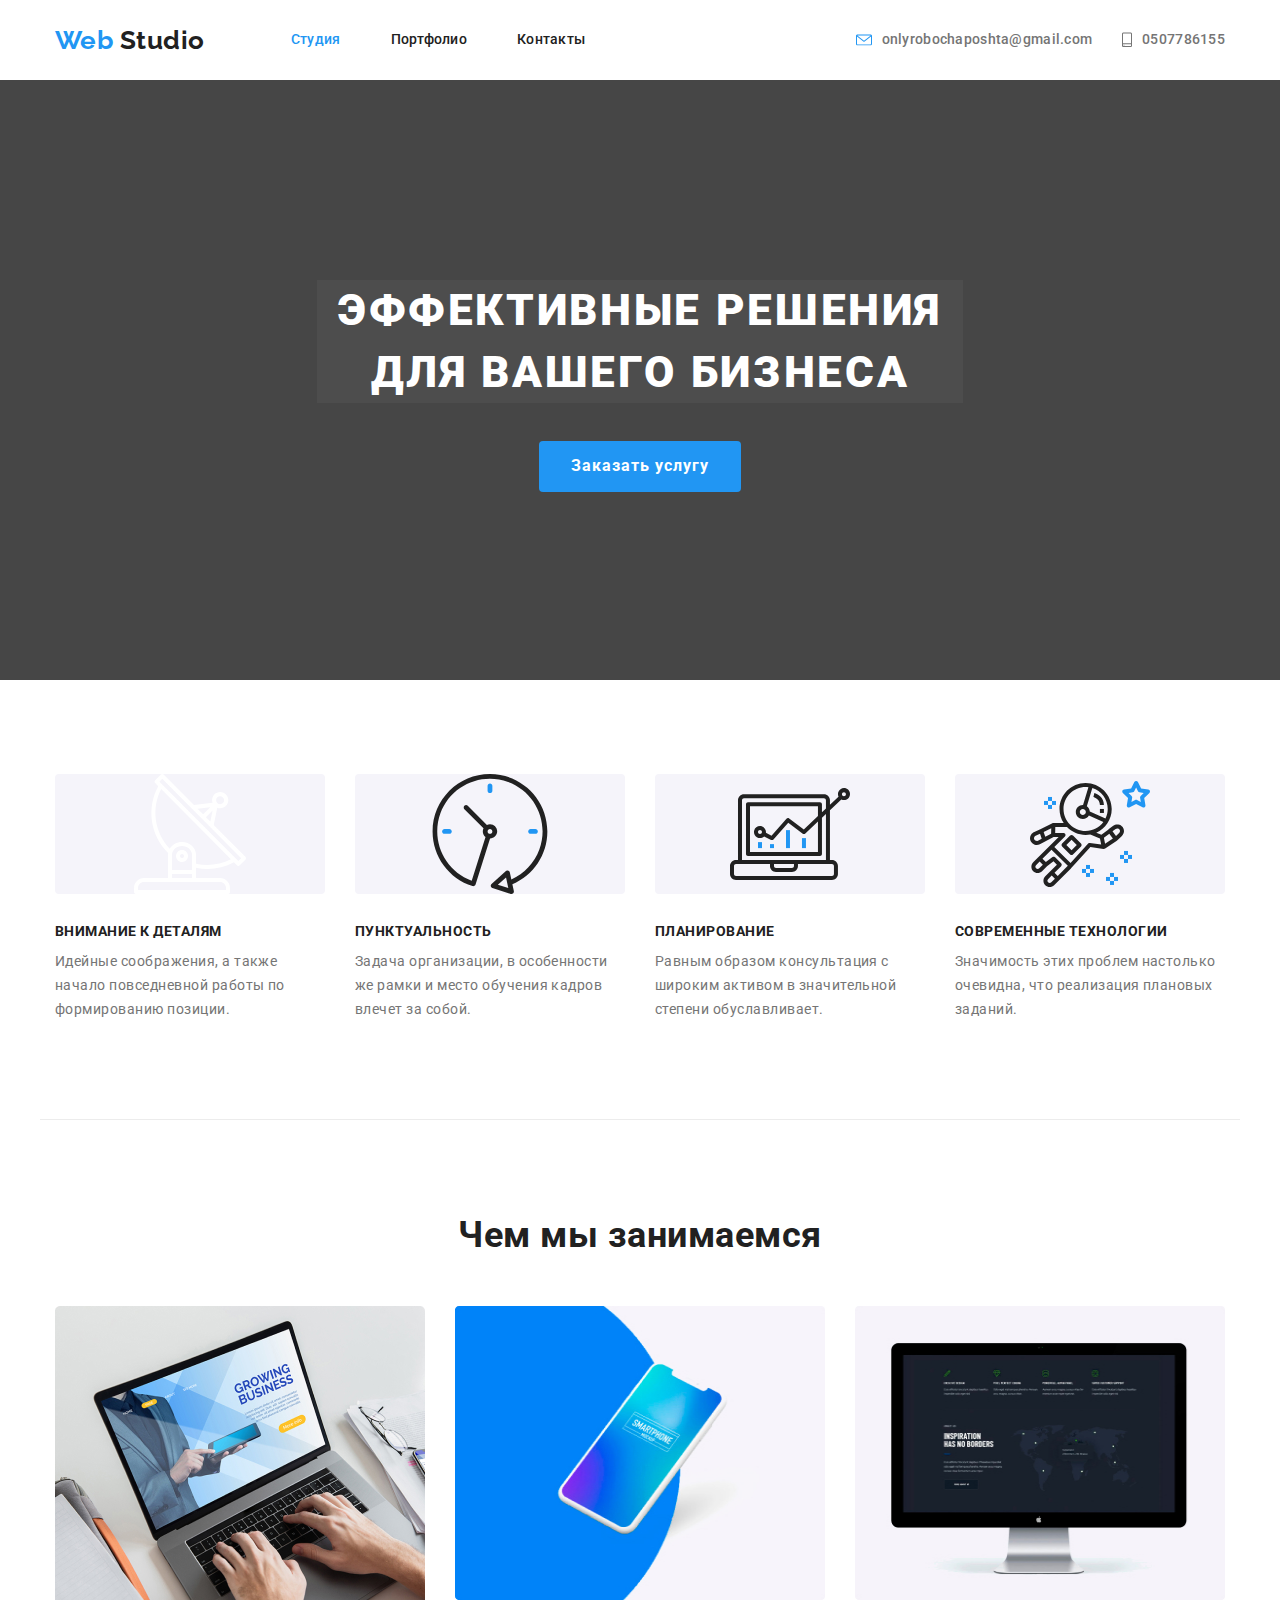
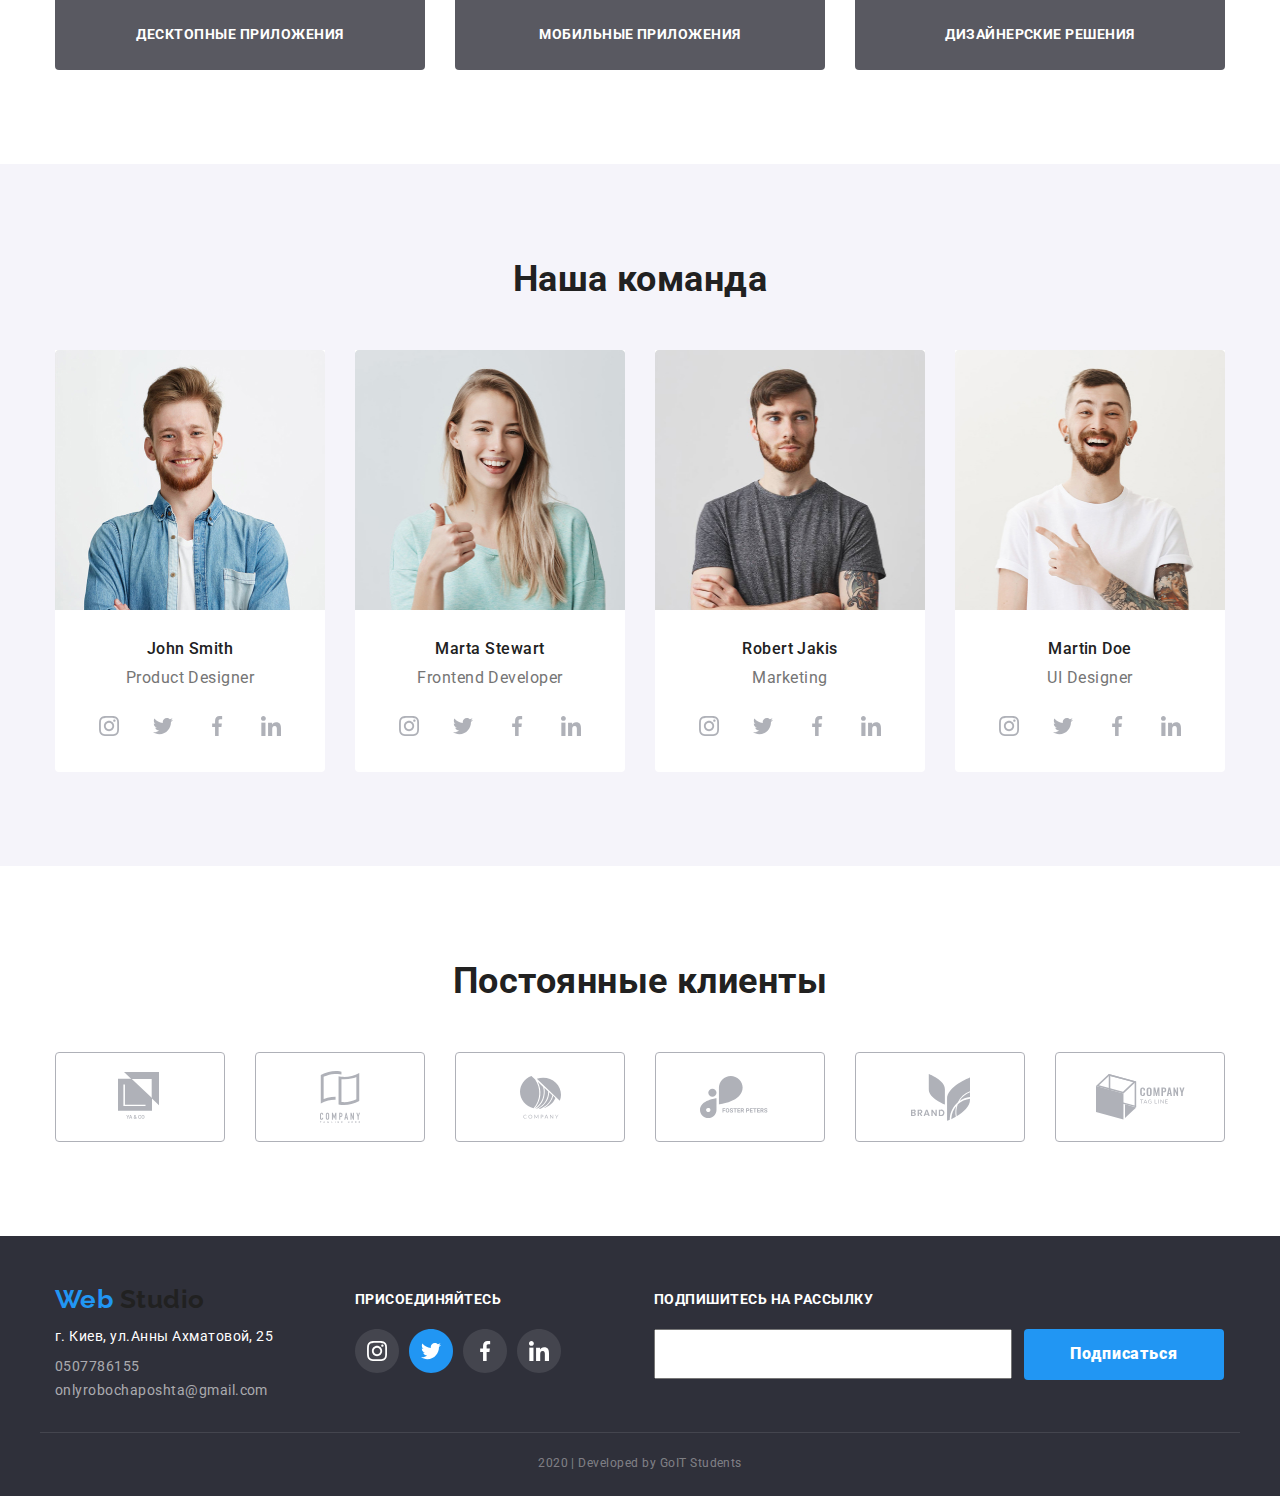
<file: index.html>
<!DOCTYPE html>
<html lang="ru">
  <head>
    <meta charset="UTF-8" />
    <meta name="viewport" content="width=device-width, initial-scale=1.0" />
    <title>Мой ДЗ</title>
    <link
      href="https://fonts.googleapis.com/css2?family=Raleway:wght@700&family=Roboto:wght@400;500;700;900&display=swap"
      rel="stylesheet"
    />
    <link
      rel="stylesheet"
      href="https://cdnjs.cloudflare.com/ajax/libs/modern-normalize/0.6.0/modern-normalize.min.css"
    />
    <link rel="stylesheet" href="./css/style.css" />
  </head>
  <body class="body">
    <header class="page-header">
      <div class="container flex-boxoll flex-boxnav">
        <nav class="flex-boxoll flex-boxnav">
          <a href="./index.html" class="general-a logo">
            <span class="color-logo">Web</span> Studio
          </a>
          <ul class="general-ul nav-list">
            <li class="nav-item">
              <a href="./index.html" class="general-nav general-a current"
                >Студия</a
              >
            </li>
            <li class="nav-item">
              <a href="./portfolio.html" class="general-nav general-a"
                >Портфолио</a
              >
            </li>
            <li class="nav-item">
              <a href="" class="general-nav general-a">Контакты</a>
            </li>
          </ul>
        </nav>
        <ul class="general-ul number-info">
          <li class="list-number">
            <img src="./images/mail.svg" alt="Почта" class="image-header" />
            <a
              href="mailto:onlyrobochaposhta@gmail.com"
              class="number-nav general-a"
            >
              onlyrobochaposhta@gmail.com
            </a>
          </li>
          <li class="list-number">
            <img src="./images/phone.svg" alt="телефон" class="image-header" />
            <a href="tel:0507786155" class="number-nav general-a"
              >0507786155
            </a>
          </li>
        </ul>
      </div>
    </header>
    <main>
      <section class="hero">
        <div class="hero-container">
          <h1 class="title-general">эффективные решения для вашего бизнеса</h1>
          <a href="" class="general-a btn">Заказать услугу</a>
        </div>
      </section>
      <section class="section-one">
        <div class="container">
          <h2 class="hidden-title">О нас</h2>
          <ul class="general-ul general-flex section-oneli">
            <!-- 1 -->
            <li class="about-us">
              <a href="" class="general-a link-block">
                <div class="bg-img">
                  <img
                    src="./images/Satellite.svg"
                    alt="спутниковая тарелка"
                    class="icon-img"
                  />
                </div>

                <h3 class="title-text">Внимание к деталям</h3>
                <p class="paragraph-text">
                  Идейные соображения, а также начало повседневной работы по
                  формированию позиции.
                </p>
              </a>
            </li>
            <!-- 2 -->
            <li class="about-us">
              <a href="" class="general-a link-block">
                <div class="bg-img">
                  <img src="./images/clock.svg" alt="часы" class="icon-img" />
                </div>
                <h3 class="title-text">Пунктуальность</h3>
                <p class="paragraph-text">
                  Задача организации, в особенности же рамки и место обучения
                  кадров влечет за собой.
                </p>
              </a>
            </li>
            <!-- 3 -->
            <li class="about-us">
              <a href="" class="general-a link-block">
                <div class="bg-img">
                  <img
                    src="./images/pc.svg"
                    alt="график вверх"
                    class="icon-img"
                  />
                </div>
                <h3 class="title-text">Планирование</h3>
                <p class="paragraph-text">
                  Равным образом консультация с широким активом в значительной
                  степени обуславливает.
                </p>
              </a>
            </li>
            <!-- 4 -->
            <li class="about-us">
              <a href="" class="general-a link-block">
                <div class="bg-img">
                  <img
                    src="./images/Astronaut.svg"
                    alt="астронавт"
                    class="icon-img"
                  />
                </div>
                <h3 class="title-text">Современные технологии</h3>
                <p class="paragraph-text">
                  Значимость этих проблем настолько очевидна, что реализация
                  плановых заданий.
                </p>
              </a>
            </li>
          </ul>
        </div>
      </section>
      <section class="section-two">
        <div class="container">
          <h2 class="title-h">Чем мы занимаемся</h2>
          <ul class="general-ul general-flex work-list">
            <li class="work-calc">
              <a href="" class="general-a"
                ><img
                  src="./images/img1.jpg"
                  alt="человек работает на ноутбуке"
                  width="370"
                  height="294"
                />

                <p class="text-work">Десктопные приложения</p>
              </a>
            </li>
            <li class="work-calc">
              <a href="" class="general-a"
                ><img
                  src="./images/img2.jpg"
                  alt="смартфон на котором приложение"
                  width="370"
                  height="294"
                />

                <p class="text-work">Мобильные приложения</p>
              </a>
            </li>
            <li class="work-calc">
              <a href="" class="general-a"
                ><img
                  src="./images/img3.jpg"
                  alt="персональный компьютер на котором сделан дизайн"
                  width="370"
                  height="294"
                />

                <p class="text-work">Дизайнерские решения</p>
              </a>
            </li>
          </ul>
        </div>
      </section>
      <section class="section-three">
        <div class="container">
          <h2 class="title-h">Наша команда</h2>
          <ul class="general-ul general-flex work-list">
            <!-- Джош Сміт -->
            <li class="work-card team-calc">
              <img
                src="./images/photo1.jpg"
                alt="фото Джош Сміт"
                width="270"
                height="260"
              />
              <h3 class="name-people">John Smith</h3>
              <p class="work-people">Product Designer</p>
              <ul class="general-ul social-network">
                <li class="item">
                  <a href=""
                    ><img src="./images/instagram.svg" alt="instagram"
                  /></a>
                </li>
                <li class="item">
                  <a href=""
                    ><img src="./images/twitter.svg" alt="twitter"
                  /></a>
                </li>
                <li class="item">
                  <a href=""
                    ><img src="./images/facebook.svg" alt="facebook"
                  /></a>
                </li>
                <li class="item">
                  <a href=""
                    ><img src="./images/linkedin.svg" alt="linkedin"
                  /></a>
                </li>
              </ul>
            </li>
            <!-- Марта Стеварт -->
            <li class="work-card team-calc">
              <img
                src="./images/photo2.jpg"
                alt="фото Марта Стеварт"
                width="270"
                height="260"
              />
              <h3 class="name-people">Marta Stewart</h3>
              <p class="work-people">Frontend Developer</p>
              <ul class="general-ul social-network">
                <li class="item">
                  <a href=""
                    ><img src="./images/instagram.svg" alt="instagram"
                  /></a>
                </li>
                <li class="item">
                  <a href=""
                    ><img src="./images/twitter.svg" alt="twitter"
                  /></a>
                </li>
                <li class="item">
                  <a href=""
                    ><img src="./images/facebook.svg" alt="facebook"
                  /></a>
                </li>
                <li class="item">
                  <a href=""
                    ><img src="./images/linkedin.svg" alt="linkedin"
                  /></a>
                </li>
              </ul>
            </li>
            <!-- Роберт Джахис -->
            <li class="work-card team-calc">
              <img
                src="./images/photo3.jpg"
                alt="фото Роберт Джахис"
                width="270"
                height="260"
              />
              <h3 class="name-people">Robert Jakis</h3>
              <p class="work-people">Marketing</p>
              <ul class="general-ul social-network">
                <li class="item">
                  <a href=""
                    ><img src="./images/instagram.svg" alt="instagram"
                  /></a>
                </li>
                <li class="item">
                  <a href=""
                    ><img src="./images/twitter.svg" alt="twitter"
                  /></a>
                </li>
                <li class="item">
                  <a href=""
                    ><img src="./images/facebook.svg" alt="facebook"
                  /></a>
                </li>
                <li class="item">
                  <a href=""
                    ><img src="./images/linkedin.svg" alt="linkedin"
                  /></a>
                </li>
              </ul>
            </li>
            <!-- Мартин Дуе -->
            <li class="work-card team-calc">
              <img
                src="./images/photo4.jpg"
                alt="фото Мартин Дуе"
                width="270"
                height="260"
              />
              <h3 class="name-people">Martin Doe</h3>
              <p class="work-people">UI Designer</p>
              <ul class="general-ul social-network">
                <li class="item">
                  <a href=""
                    ><img src="./images/instagram.svg" alt="instagram"
                  /></a>
                </li>
                <li class="item">
                  <a href=""
                    ><img src="./images/twitter.svg" alt="twitter"
                  /></a>
                </li>
                <li class="item">
                  <a href=""
                    ><img src="./images/facebook.svg" alt="facebook"
                  /></a>
                </li>
                <li class="item">
                  <a href=""
                    ><img src="./images/linkedin.svg" alt="linkedin"
                  /></a>
                </li>
              </ul>
            </li>
          </ul>
        </div>
      </section>
      <section class="section-four">
        <div class="container">
          <h2 class="title-h">Постоянные клиенты</h2>
          <ul class="general-ul company">
            <li class="item-company">
              <a href="" class="general-a"
                ><img src="./images/logo-1.svg" alt="компания YA&CO"
              /></a>
            </li>
            <li class="item-company">
              <a href="" class="general-a"
                ><img src="./images/logo-2.svg" alt="компания tagline here"
              /></a>
            </li>
            <li class="item-company">
              <a href="" class="general-a"
                ><img src="./images/logo-3.svg" alt="компания"
              /></a>
            </li>
            <li class="item-company">
              <a href="" class="general-a"
                ><img src="./images/logo-4.svg" alt="компания foster peters"
              /></a>
            </li>
            <li class="item-company">
              <a href="" class="general-a"
                ><img src="./images/logo-5.svg" alt="компания brand"
              /></a>
            </li>
            <li class="item-company">
              <a href="" class="general-a"
                ><img src="./images/logo-6.svg" alt="компания tagline"
              /></a>
            </li>
          </ul>
        </div>
      </section>
    </main>
    <footer class="bg-footer">
      <div class="container">
        <div class="flex-footer">
          <div class="adrfooter-div">
            <a href="./index.html" class="general-a logo">
              <span class="color-logo">Web</span> Studio</a
            >
            <address class="general-address">
              <p class="street">г. Киев, ул.Анны Ахматовой, 25</p>
              <ul class="general-ul address-ul">
                <li>
                  <a href="tel:0507786155" class="general-a number-footer"
                    >0507786155</a
                  >
                </li>
                <li>
                  <a
                    href="mailto:onlyrobochaposhta@gmail.com"
                    class="general-a number-footer"
                  >
                    onlyrobochaposhta@gmail.com
                  </a>
                </li>
              </ul>
            </address>
          </div>
          <div class="footer-m">
            <h2 class="footer-heading">присоединяйтесь</h2>
            <ul class="general-ul general-flex">
              <li class="item">
                <a href="" class="general-a"
                  ><img src="./images/instagram-2.svg" alt="instagram"
                /></a>
              </li>
              <li class="item">
                <a href="" class="general-a"
                  ><img src="./images/twitter-2.svg" alt="twitter"
                /></a>
              </li>
              <li class="item">
                <a href="" class="general-a"
                  ><img src="./images/facebook-2.svg" alt="facebook"
                /></a>
              </li>
              <li class="item">
                <a href="" class="general-a"
                  ><img src="./images/linkedin-2.svg" alt="linkedin"
                /></a>
              </li>
            </ul>
          </div>
          <div class="ssfooter-div">
            <h2 class="footer-heading">Подпишитесь на рассылку</h2>
            <div class="flex-sub">
              <input type="text" name="Email" class="input" />
              <a href="" class="general-a footerbtn-text">Подписаться</a>
            </div>
          </div>
        </div>
      </div>
      <p class="copyright">2020 | Developed by GoIT Students</p>
    </footer>
  </body>
</html>
</file>
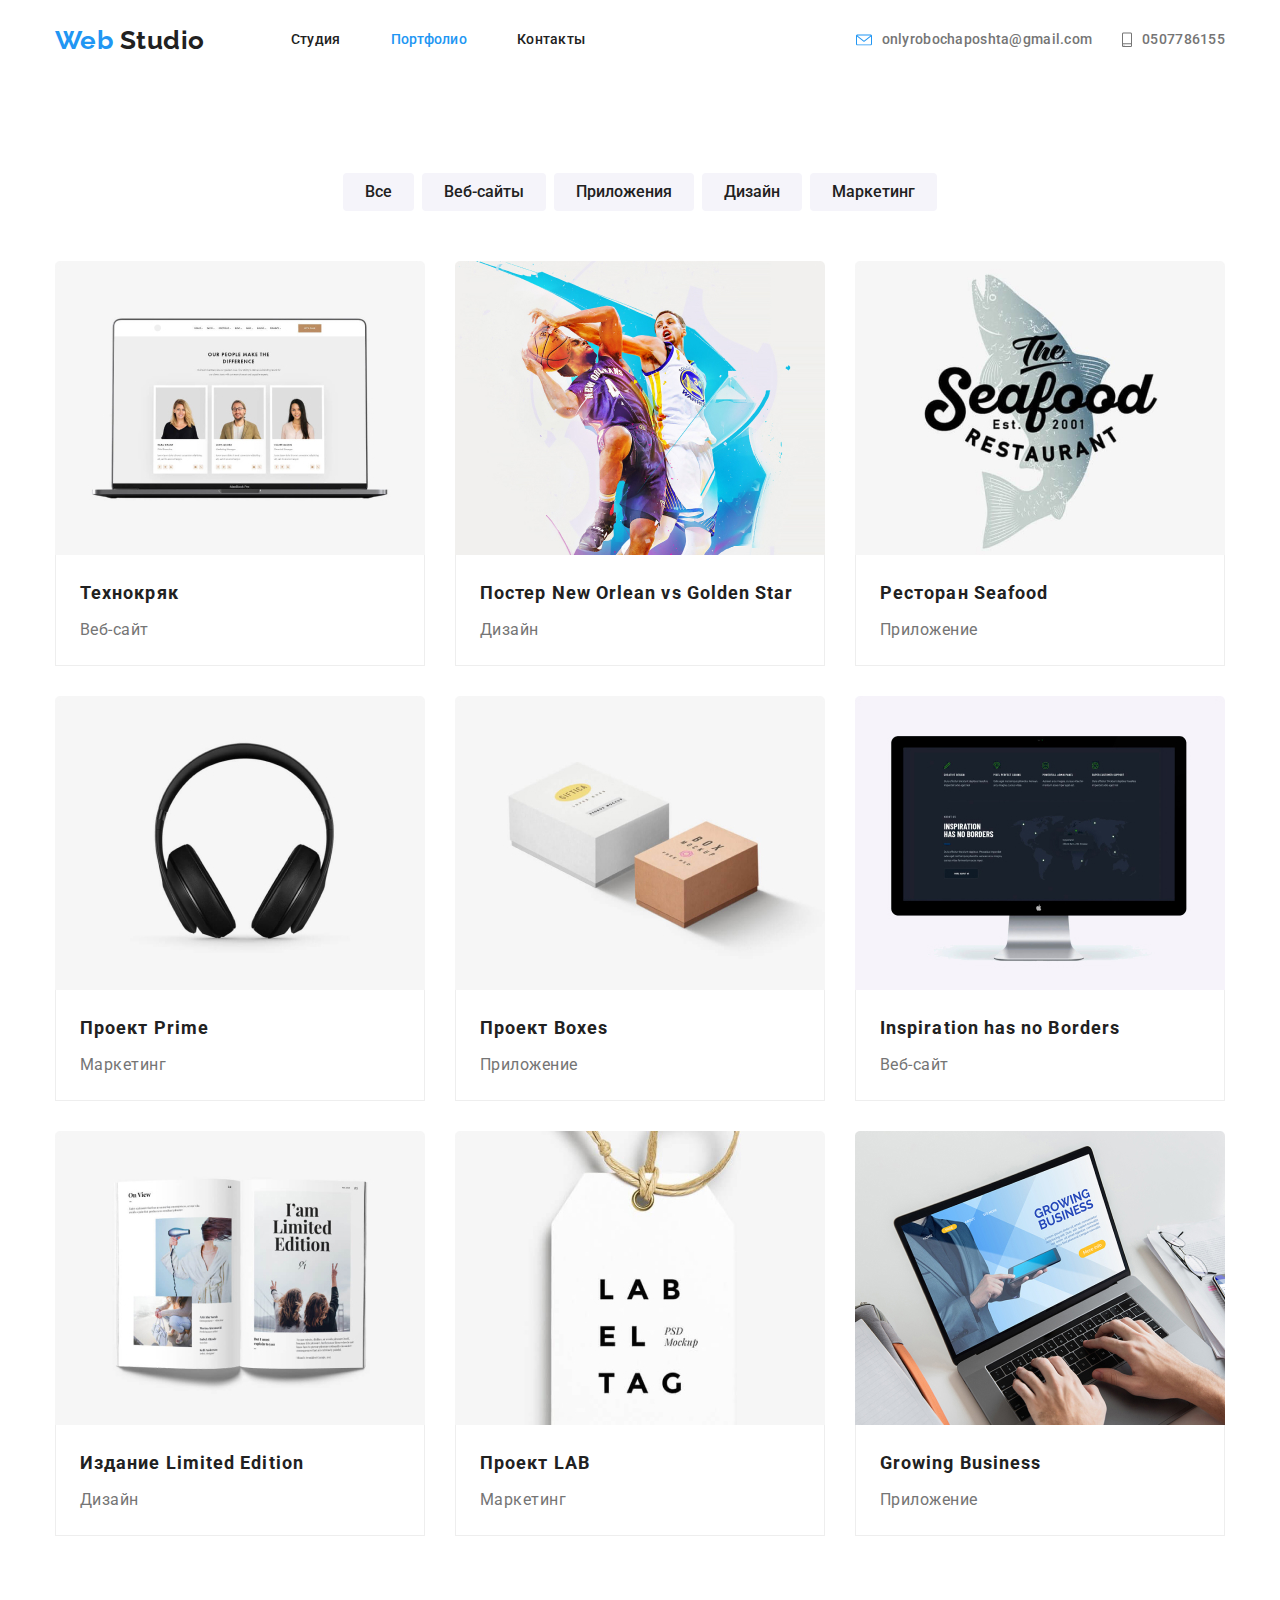
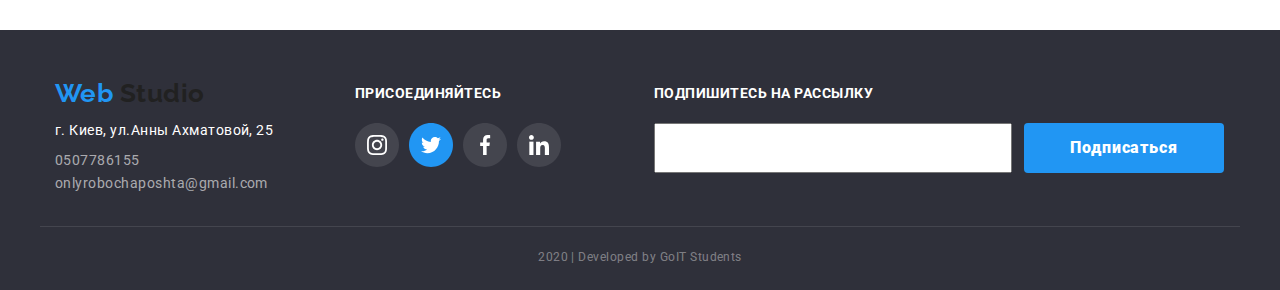
<file: portfolio.html>
<!DOCTYPE html>
<html lang="ru">
  <head>
    <meta charset="UTF-8" />
    <meta name="viewport" content="width=device-width, initial-scale=1.0" />
    <title>Мой ДЗ</title>
    <link
      href="https://fonts.googleapis.com/css2?family=Raleway:wght@700&family=Roboto:wght@400;500;700;900&display=swap"
      rel="stylesheet"
    />
    <link
      rel="stylesheet"
      href="https://cdnjs.cloudflare.com/ajax/libs/modern-normalize/0.6.0/modern-normalize.min.css"
    />
    <link rel="stylesheet" href="./css/style.css" />
  </head>

  <body class="body">
    <header class="page-header">
      <div class="container flex-boxoll flex-boxnav">
        <nav class="flex-boxoll flex-boxnav">
          <a href="./index.html" class="general-a logo">
            <span class="color-logo">Web</span> Studio
          </a>
          <ul class="general-ul nav-list">
            <li class="nav-item">
              <a href="./index.html" class="general-nav general-a">Студия</a>
            </li>
            <li class="nav-item">
              <a href="./portfolio.html" class="general-nav general-a current"
                >Портфолио</a
              >
            </li>
            <li class="nav-item">
              <a href="" class="general-nav general-a">Контакты</a>
            </li>
          </ul>
        </nav>
        <ul class="general-ul number-info">
          <li class="list-number">
            <img src="./images/mail.svg" alt="Почта" class="image-header" />
            <a
              href="mailto:onlyrobochaposhta@gmail.com"
              class="number-nav general-a"
            >
              onlyrobochaposhta@gmail.com
            </a>
          </li>
          <li class="list-number">
            <img src="./images/phone.svg" alt="телефон" class="image-header" />
            <a href="tel:0507786155" class="number-nav general-a"
              >0507786155
            </a>
          </li>
        </ul>
      </div>
    </header>
    <main>
      <section>
        <div class="container-portfolio">
          <h1 class="hidden-title">Нашы проекты</h1>
          <ul class="general-ul flex-boxoll button-list">
            <li class="button-m">
              <button type="button" class="button-box">
                <span class="button-text"> Все </span>
              </button>
            </li>
            <li class="button-m">
              <button type="button" class="button-box">Веб-сайты</button>
            </li>
            <li class="button-m">
              <button type="button" class="button-box">Приложения</button>
            </li>
            <li class="button-m">
              <button type="button" class="button-box">Дизайн</button>
            </li>
            <li class="button-m">
              <button type="button" class="button-box">Маркетинг</button>
            </li>
          </ul>
          <ul class="general-ul p-list">
            <li class="flex-li">
              <img
                src="./images/img-porfolio.jpg"
                alt=""
                width="370"
                height="294"
                class="custom-img"
              />
              <div class="portfolio-card">
                <h2 class="portfolio-h">Технокряк</h2>
                <p class="portfolio-pone">Веб-сайт</p>
              </div>
              <p class="portfolio-text card-bg">
                <!-- Технокряк это современная площадка распространения коронавируса.
                Компании используют эту платформу для цифрового шпионажа и атак
                на защищённые сервера конкурентов. -->
              </p>
            </li>
            <li class="flex-li">
              <img
                src="./images/img-porfolio2.jpg"
                alt=""
                width="370"
                height="294"
                class="custom-img"
              />
              <div class="portfolio-card">
                <h2 class="portfolio-h">Постер New Orlean vs Golden Star</h2>
                <p class="portfolio-pone">Дизайн</p>
              </div>
              <p class="portfolio-text card-bg">
                <!-- Технокряк это современная площадка распространения коронавируса.
                Компании используют эту платформу для цифрового шпионажа и атак
                на защищённые сервера конкурентов. -->
              </p>
            </li>
            <li class="flex-li">
              <img
                src="./images/img-porfolio3.jpg"
                alt=""
                width="370"
                height="294"
                class="custom-img"
              />
              <div class="portfolio-card">
                <h2 class="portfolio-h">Ресторан Seafood</h2>
                <p class="portfolio-pone">Приложение</p>
              </div>
              <p class="portfolio-text card-bg">
                <!-- Технокряк это современная площадка распространения коронавируса.
                Компании используют эту платформу для цифрового шпионажа и атак
                на защищённые сервера конкурентов. -->
              </p>
            </li>
            <li class="flex-li">
              <img
                src="./images/img-porfolio4.jpg"
                alt=""
                width="370"
                height="294"
                class="custom-img"
              />
              <div class="portfolio-card">
                <h2 class="portfolio-h">Проект Prime</h2>
                <p class="portfolio-pone">Маркетинг</p>
              </div>
              <p class="portfolio-text card-bg">
                <!-- Технокряк это современная площадка распространения коронавируса.
                                Компании используют эту платформу для цифрового шпионажа и атак
                                на защищённые сервера конкурентов. -->
              </p>
            </li>
            <li class="flex-li">
              <img
                src="./images/img-porfolio5.jpg"
                alt=""
                width="370"
                height="294"
                class="custom-img"
              />
              <div class="portfolio-card">
                <h2 class="portfolio-h">Проект Boxes</h2>
                <p class="portfolio-pone">Приложение</p>
              </div>
              <p class="portfolio-text card-bg">
                <!-- Технокряк это современная площадка распространения коронавируса.
                                Компании используют эту платформу для цифрового шпионажа и атак
                                на защищённые сервера конкурентов. -->
              </p>
            </li>
            <li class="flex-li">
              <img
                src="./images/img-porfolio6.jpg"
                alt=""
                width="370"
                height="294"
                class="custom-img"
              />
              <div class="portfolio-card">
                <h2 class="portfolio-h">Inspiration has no Borders</h2>
                <p class="portfolio-pone">Веб-сайт</p>
              </div>
              <p class="portfolio-text card-bg">
                <!-- Технокряк это современная площадка распространения коронавируса.
                                Компании используют эту платформу для цифрового шпионажа и атак
                                на защищённые сервера конкурентов. -->
              </p>
            </li>
            <li class="flex-li">
              <img
                src="./images/img-porfolio7.jpg"
                alt=""
                width="370"
                height="294"
                class="custom-img"
              />
              <div class="portfolio-card">
                <h2 class="portfolio-h">Издание Limited Edition</h2>
                <p class="portfolio-pone">Дизайн</p>
              </div>
              <p class="portfolio-text card-bg">
                <!-- Технокряк это современная площадка распространения коронавируса.
                                Компании используют эту платформу для цифрового шпионажа и атак
                                на защищённые сервера конкурентов. -->
              </p>
            </li>
            <li class="flex-li">
              <img
                src="./images/img-porfolio8.jpg"
                alt=""
                width="370"
                height="294"
                class="custom-img"
              />
              <div class="portfolio-card">
                <h2 class="portfolio-h">Проект LAB</h2>
                <p class="portfolio-pone">Маркетинг</p>
              </div>
              <p class="portfolio-text card-bg">
                <!-- Технокряк это современная площадка распространения коронавируса.
                Компании используют эту платформу для цифрового шпионажа и атак
                на защищённые сервера конкурентов. -->
              </p>
            </li>
            <li class="flex-li">
              <img src="./images/img1.jpg" alt="" class="custom-img" />
              <div class="portfolio-card">
                <h2 class="portfolio-h">Growing Business</h2>
                <p class="portfolio-pone">Приложение</p>
              </div>
              <p class="portfolio-text card-bg">
                <!-- Технокряк это современная площадка распространения коронавируса.
                Компании используют эту платформу для цифрового шпионажа и атак
                на защищённые сервера конкурентов. -->
              </p>
            </li>
          </ul>
        </div>
      </section>
    </main>
    <footer class="bg-footer">
      <div class="container">
        <div class="flex-footer">
          <div class="adrfooter-div">
            <a href="./index.html" class="general-a logo">
              <span class="color-logo">Web</span> Studio</a
            >
            <address class="general-address">
              <p class="street">г. Киев, ул.Анны Ахматовой, 25</p>
              <ul class="general-ul address-ul">
                <li>
                  <a href="tel:0507786155" class="general-a number-footer"
                    >0507786155</a
                  >
                </li>
                <li>
                  <a
                    href="mailto:onlyrobochaposhta@gmail.com"
                    class="general-a number-footer"
                  >
                    onlyrobochaposhta@gmail.com
                  </a>
                </li>
              </ul>
            </address>
          </div>
          <div class="footer-m">
            <h2 class="footer-heading">присоединяйтесь</h2>
            <ul class="general-ul general-flex">
              <li class="item">
                <a href="" class="general-a"
                  ><img src="./images/instagram-2.svg" alt="instagram"
                /></a>
              </li>
              <li class="item">
                <a href="" class="general-a"
                  ><img src="./images/twitter-2.svg" alt="twitter"
                /></a>
              </li>
              <li class="item">
                <a href="" class="general-a"
                  ><img src="./images/facebook-2.svg" alt="facebook"
                /></a>
              </li>
              <li class="item">
                <a href="" class="general-a"
                  ><img src="./images/linkedin-2.svg" alt="linkedin"
                /></a>
              </li>
            </ul>
          </div>
          <div class="ssfooter-div">
            <h2 class="footer-heading">Подпишитесь на рассылку</h2>
            <div class="flex-sub">
              <input type="text" name="Email" class="input" />
              <a href="" class="general-a footerbtn-text">Подписаться</a>
            </div>
          </div>
        </div>
      </div>
      <p class="copyright">2020 | Developed by GoIT Students</p>
    </footer>
  </body>
</html>
</file>
<file: css/style.css>
/* osnovnoy podsvrtka /bg-a-o-nas2 #2196F3 */
/*  osnovnoy bez podsvrtka  #757575 */
/* osn #212121 */
/* #FFFFFF */
/* bg-a-o-nas1 #F5F4FA */
/* фоон #FFFFFF */
/* другий фон #F5F4FA */
/* задний фон футра  #2F303A */
:root {
  --bg-white-text: rgba(148, 148, 148, 0.103);
  --primary-text-color: #212121;
  --acent-text-color: #2196f3;
  --primery-text-white: #ffffff;
  --connection: #757575;
  --bg-none-light: #f5f4fa;
  --footer-number: rgba(255, 255, 255, 0.6);
  --footer-year: rgba(255, 255, 255, 0.4);
  --bg-footer: #2f303a;
  --incogniti-gb-card-portfolio: rgba(33, 150, 243, 0.9);
}
/* .chec {
  outline: 1px solid tomato;
  background-color: yellowgreen;
}
.chec2 {
  outline: 1px solid black;
  background-color: yellowgreen;
} */
.hidden-title {
  margin: 0;
  display: none;
}
/* general */
body {
  background-color: #fff;
  color: var(--primary-text-color);
  letter-spacing: 0.03em;
  font-family: Roboto, sans-serif;
}

img {
  display: block;
}

.general-a {
  text-decoration: none;
  color: var(--primary-text-color);
}
.general-ul {
  margin: 0;
  padding: 0;
  list-style: none;
}

.btn {
  color: var(--primery-text-white);
  background-color: var(--acent-text-color);

  font-weight: 700;
  font-size: 16px;
  line-height: 1.9;
  letter-spacing: 0.06em;

  display: inline-block;
  border-radius: 4px;
  padding: 10px 32px;
  text-align: center;
  min-width: 200px;
}
.footerbtn-text {
  color: var(--primery-text-white);
  background-color: var(--acent-text-color);

  font-weight: 900;
  font-size: 16px;
  line-height: 1.9;
  letter-spacing: 0.06em;

  display: inline-block;
  border-radius: 4px;
  padding: 10px 45px;
  text-align: center;
  min-width: 200px;
}
.container {
  margin: 0 auto;
  width: 1200px;
  padding-left: 15px;
  padding-right: 15px;
}

.link-block {
  display: block;
}

/* header */
/* nav */

.image-header {
  margin-right: 10px;
}

.general-nav {
  color: var(--primary-text-color);

  display: block;

  padding-top: 32px;
  padding-bottom: 32px;

  font-weight: 500;
  font-size: 14px;
  line-height: 1.14;
  letter-spacing: 0.02em;
}
.number-nav {
  color: var(--connection);

  font-weight: 500;
  font-size: 14px;
  line-height: 1.14;
  letter-spacing: 0.02em;
}
.general-nav:hover,
.general-nav:focus,
.number-nav:hover,
.number-nav:focus {
  color: var(--acent-text-color);
}

.list-number {
  display: flex;
}
.number-info .list-number:not(:last-child) {
  margin-right: 30px;
}

.number-info {
  margin-left: auto;
}

.current {
  color: var(--acent-text-color);
}

/* flex */

.general-ul.nav-list {
  display: flex;
}

.nav-list .nav-item:not(:last-child) {
  margin-right: 50px;
}
.nav-list {
  margin-left: 86px;
}

.number-info {
  display: flex;
}
.flex-boxoll {
  display: flex;
}
.flex-boxnav {
  align-items: center;
}
/* header container */

/* main */
/* general */

.hero {
  background-color: rgb(70, 70, 70);
  text-align: center;

  /* justify-content: center; */

  margin-left: auto;
  margin-right: auto;
}

.hero-container {
  margin: 0 auto;

  width: 1200px;
  height: 600px;

  padding-top: 200px;
  padding-bottom: 200px;
}
.title-general {
  color: var(--primery-text-white);
  /* фон поставив щоб було видно текст */
  background-color: var(--bg-white-text);
  margin-top: 0;
  margin-bottom: 38px;
  margin-left: auto;
  margin-right: auto;

  width: 646px;

  font-weight: 900;
  font-size: 44px;
  line-height: 1.4;
  text-transform: uppercase;

  letter-spacing: 0.06em;
}

.title-h {
  margin-top: 0px;
  margin-bottom: 50px;

  font-weight: 700;
  font-size: 36px;
  line-height: 1.17;
  text-align: center;
}
.title-text {
  height: 16px;
  margin-top: 30px;
  margin-bottom: 0px;

  font-weight: 700;
  font-size: 14px;
  line-height: 1.14;
  text-transform: uppercase;
}
.paragraph-text {
  color: var(--connection);

  height: 75px;

  margin-top: 10px;
  margin-bottom: 0px;

  font-weight: 400;
  font-size: 14px;
  line-height: 1.714;
}

/* O nas */

.section-one .container {
  padding-top: 94px;
  padding-bottom: 94px;
  border-bottom: 1px solid #ececec;
}

.bg-img {
  background-color: var(--bg-none-light);

  display: flex;
  justify-content: center;

  width: 270px;
  height: 120px;
  border-radius: 4px;
}

.bg-img:hover {
  background-color: var(--acent-text-color);
}

.about-us {
  width: calc((100% - 90px) / 4);
  margin-right: 30px;
}
.about-us:nth-child(4n) {
  margin-right: 0px;
}

/* flex */
.general-flex {
  display: flex;
}

/* What are we doing */
.section-two .container {
  padding-top: 94px;
  padding-bottom: 94px;
}
.text-work {
  color: var(--primery-text-white);
  background: rgba(47, 48, 58, 0.8);
  border-radius: 0px 0px 4px 4px;

  width: 370px;
  height: 70px;

  margin-top: 0px;
  margin-bottom: 0px;
  padding-top: 27px;

  font-weight: 700;
  font-size: 14px;
  line-height: 1.14;
  text-align: center;
  text-transform: uppercase;
}
/* .work-box {
} */
.work-card {
  background: var(--primery-text-white);
  height: 422px;

  padding-bottom: 24px;

  border-radius: 4px;

  /* width: 278px;
  height: 422px; */
}
.work-calc {
  width: calc((100% - 60px) / 3);
  margin-right: 30px;
}
.work-calc:nth-child(3n) {
  margin-right: 0px;
}

.section-three {
  background-color: var(--bg-none-light);
}
.section-three .container {
  padding-bottom: 94px;
  padding-top: 94px;
}

/* our team */
.name-people {
  margin-top: 30px;
  margin-bottom: 0px;

  font-weight: 500;
  font-size: 16px;
  line-height: 1.18;
  text-align: center;
}
.team-calc {
  width: calc((100% - 90px) / 4);
  margin-right: 30px;
}
.team-calc:nth-child(4n) {
  margin-right: 0px;
}
.work-people {
  color: var(--connection);

  margin-top: 10px;
  margin-bottom: 0px;

  font-weight: 400;
  font-size: 16px;
  line-height: 1.18;
  text-align: center;
}

.social-network {
  margin-top: 16px;

  display: flex;
  justify-content: center;
}
.section {
  background-color: var(--bg-none-light);
}

/* Company  */
.section-four .container {
  padding-top: 94px;
  padding-bottom: 94px;
}

.company {
  display: flex;
  justify-content: center;
}
.item-company {
  width: calc((100% - 150px) / 6);
  margin-right: 30px;
}
.item-company:nth-child(6n) {
  margin-right: 0px;
}
.social-network .item:not(:last-child) {
  margin-right: 10px;
}
/* logo */
.logo {
  color: var(--primary-text-color);
  font-family: Raleway;
  font-weight: 700;
  font-size: 26px;
  line-height: 1.19;
}
.color-logo {
  color: var(--acent-text-color);
}

/* footer */
/* Зробив background підвала для того щоб бачити текст */
.bg-footer {
  background-color: var(--bg-footer);
}

.general-address {
  font-style: normal;

  width: 231px;

  margin-right: 69px;
}

.footer-m .footer-heading {
  width: 145px;
  height: 16px;
}

.footer-heading {
  color: var(--primery-text-white);
  margin-top: 0px;
  margin-bottom: 21px;

  margin-right: 0px;

  font-weight: 700;
  font-size: 14px;
  line-height: 1.14;
  text-transform: uppercase;
}
.number-footer {
  color: var(--footer-number);

  font-weight: normal;
  font-size: 14px;
  line-height: 1.71;
}

.street {
  color: var(--primery-text-white);

  width: 231px;
  height: 21px;

  margin-top: 10px;
  margin-bottom: 0px;

  font-weight: 400;
  font-size: 14px;
  line-height: 1.71;
}

.copyright {
  color: var(--footer-year);
  margin-top: 0px;
  margin-bottom: 0px;
  padding-top: 18px;
  padding-bottom: 21px;

  font-weight: 400;
  font-size: 12px;
  line-height: 2;
  text-align: center;
}

.input {
  margin-right: 12px;
  width: 358px;
  height: 50px;
}

.adrfooter-div {
  margin-top: 48px;
}

.ssfooter-div {
  margin-top: 56px;
}
.address-ul {
  width: 231px;
  height: 21px;

  margin-top: 9px;
  margin-bottom: 28px;
}

.footer-m {
  width: 206px;
  height: 81px;

  margin-top: 56px;
  margin-right: 93px;
}
.bg-footer .container {
  padding-bottom: 28px;
  border-bottom: 1px solid rgba(255, 255, 255, 0.1);
}
/* .hr {
  margin-left: auto;
  margin-right: auto;
  width: 1200px;
  border: 1px solid rgba(255, 255, 255, 0.1);
} */

.flex-footer {
  display: flex;
}

.general-flex .item:not(:last-child) {
  margin-right: 10px;
}

.flex-sub {
  display: flex;
}
/* portfolio */

/* main */
/* кнопки */

.container-portfolio {
  margin-top: 93px;
  margin-bottom: 94px;
  margin-left: auto;
  margin-right: auto;
  width: 1200px;
  padding-left: 15px;
  padding-right: 15px;
}
.button-list {
  margin-bottom: 50px;
  justify-content: center;
}

.button-box {
  color: var(--primary-text-color);
  background-color: var(--bg-none-light);

  padding: 6px 22px;
  /* min-width: 73px; */
  /* min-height: 38px; */
  border: none;
  border-radius: 4px;

  font-family: Roboto;
  font-weight: 500;
  font-size: 16px;
  line-height: 1.62;
}
.button-m:not(:last-child) {
  margin-right: 8px;
}

.button-box:hover {
  background-color: var(--acent-text-color);
}
/* список работ */

.portfolio-h {
  color: var(--primary-text-color);

  width: 322px;

  margin-top: 0px;
  margin-bottom: 0px;

  font-weight: 700;
  font-size: 18px;
  line-height: 2;
  letter-spacing: 0.06em;
}
.portfolio-pone {
  color: var(--connection);

  width: 322px;
  margin-left: 0px;
  margin-right: 0px;
  margin-top: 4px;
  margin-bottom: 0px;

  font-weight: 400;
  font-size: 16px;
  line-height: 1.87;
}
.portfolio-text {
  color: var(--primery-text-white);

  width: 322px;

  margin-top: 0px;
  margin-bottom: 0px;

  font-weight: 400;
  font-size: 18px;
  line-height: 1.56;
}
/* фон поставив щоб було видно текст */
.card-bg {
  background-color: var(--incogniti-gb-card-portfolio);
}

.p-list {
  display: flex;
  flex-wrap: wrap;
}
.portfolio-card {
  padding-left: 24px;
  padding-right: 24px;
  padding-top: 20px;
  padding-bottom: 20px;

  /* Установит стили правой рамки */
  border-right-width: 1px;
  border-right-style: solid;
  border-right-color: #eeeeee;

  /* Установит стили нинжней рамки */
  border-bottom-width: 1px;
  border-bottom-style: solid;
  border-bottom-color: #eeeeee;

  /* Установит стили левой рамки */
  border-left-width: 1px;
  border-left-style: solid;
  border-left-color: #eeeeee;
}

.flex-li {
  width: calc((100% - 60px) / 3);
  margin-right: 30px;
  margin-bottom: 30px;
}
.flex-li:nth-child(3n) {
  margin-right: 0px;
}
.flex-li:nth-last-child(-n + 3) {
  margin-bottom: 0px;
}
</file>
